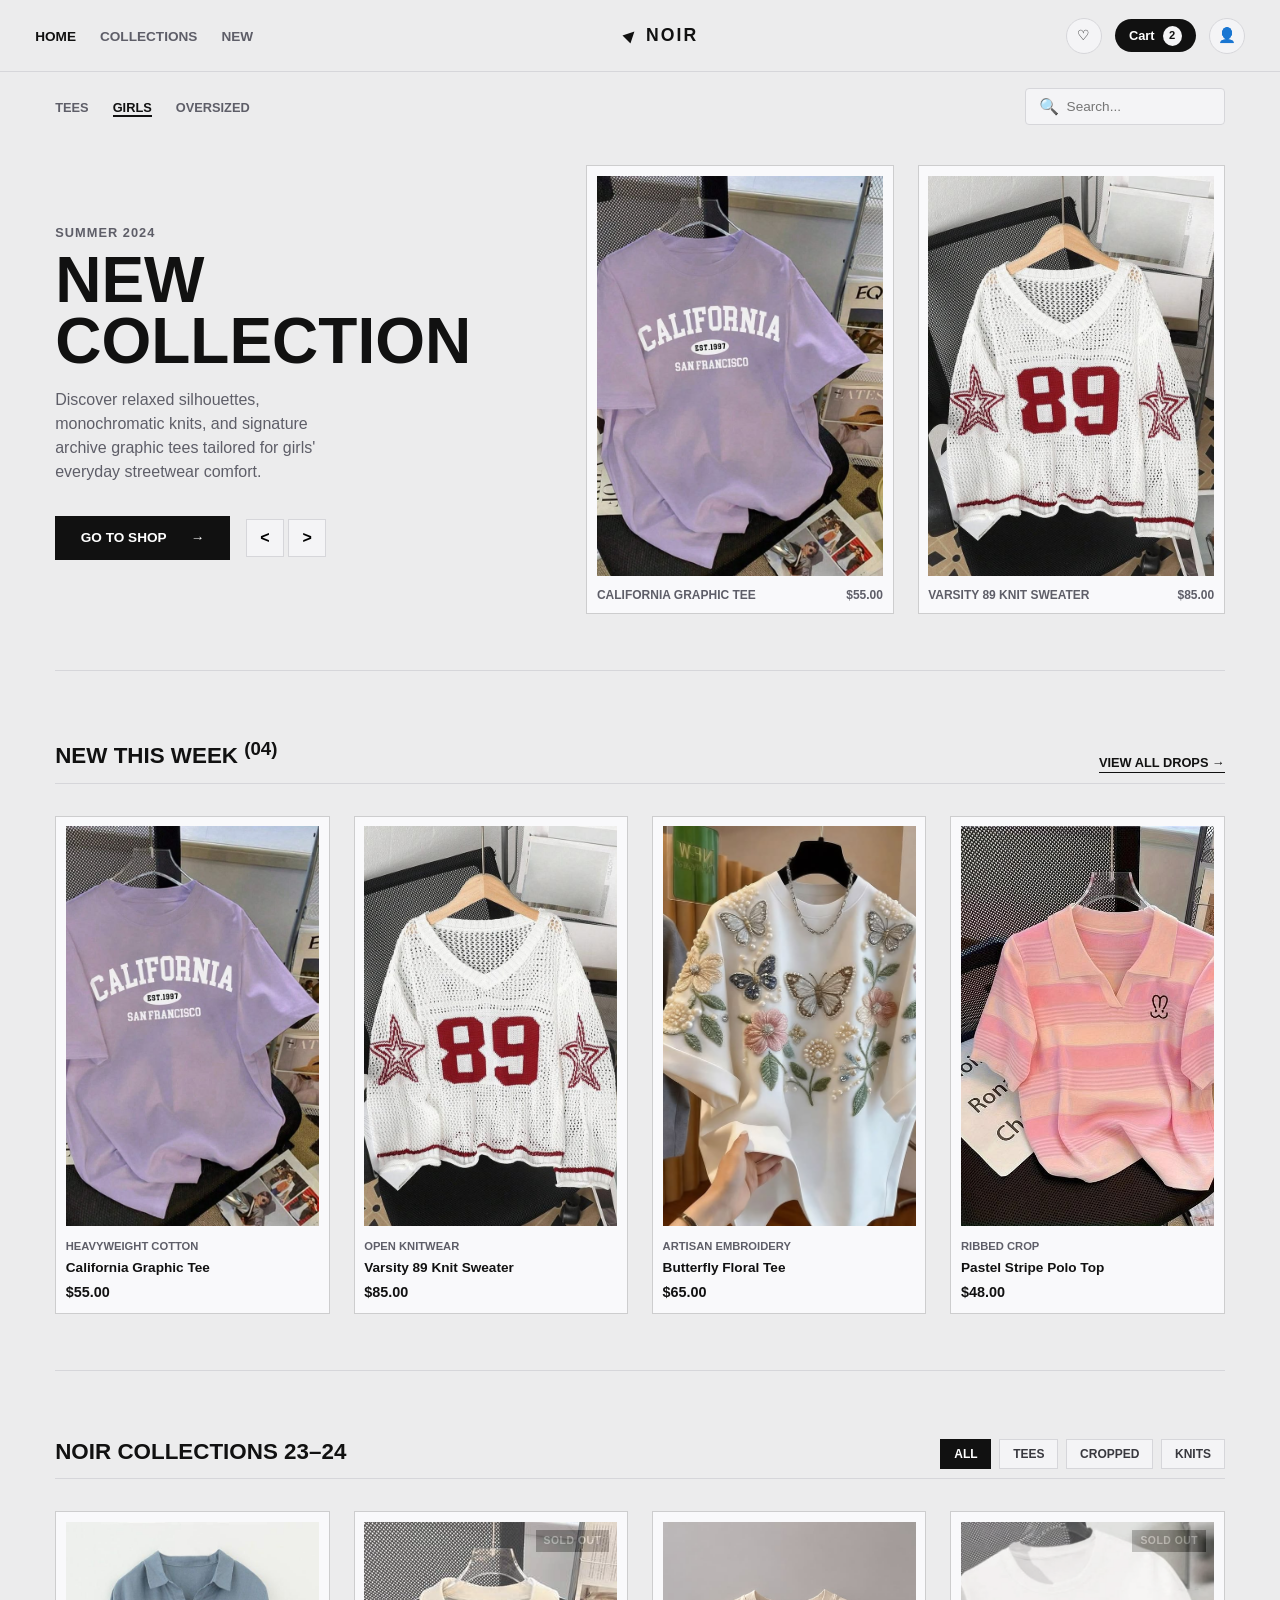
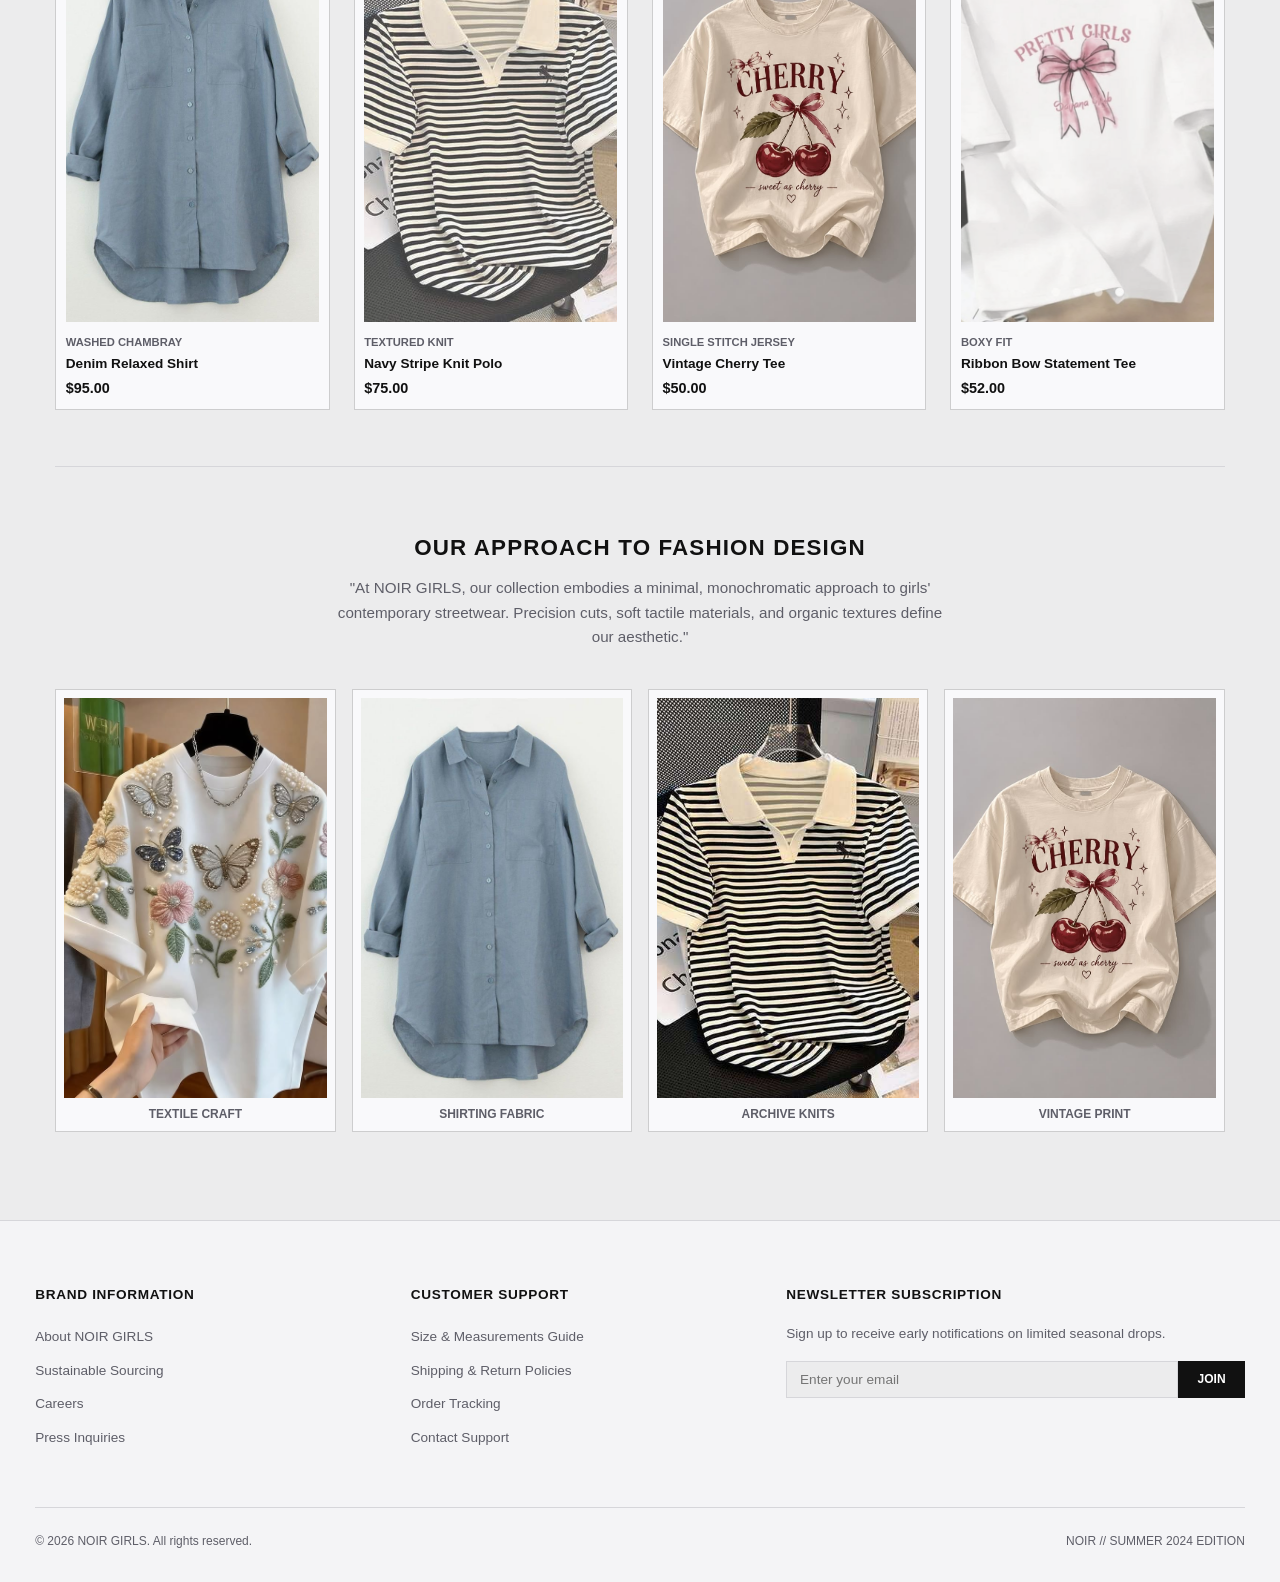
<file: index.html>
<!DOCTYPE html>
<html lang="en">
<head>
  <meta charset="UTF-8">
  <meta name="viewport" content="width=device-width, initial-scale=1.0">
  <title>NOIR GIRLS — Aesthetic Streetwear & Tees</title>
  <meta name="description" content="Shop the Summer 2024 Collection: oversized aesthetic tees, vintage knits, and cropped polos for girls.">
  <meta name="author" content="NOIR GIRLS">

  <meta property="og:title" content="NOIR GIRLS — Contemporary Streetwear">
  <meta property="og:description" content="Shop the New Collection: oversized tees, knits, and streetwear basics.">
  <meta property="og:type" content="website">
  <meta property="og:image" content="assets/images/product1.jpg">

  <link rel="icon" href="data:image/svg+xml,<svg xmlns='http://www.w3.org/2000/svg' viewBox='0 0 100 100'><rect width='100' height='100' rx='20' fill='%23111111'/><text x='50%' y='68%' font-size='56' font-weight='900' fill='%23ffffff' text-anchor='middle' font-family='sans-serif'>N</text></svg>">
  <link rel="stylesheet" href="styles.css">
</head>
<body>

  <a href="#main-content" class="skip-link">Skip to main content</a>

  <!-- Header -->
  <header class="site-header" role="banner">
    <div class="header-left">
      <button type="button" class="menu-btn" aria-label="Toggle Navigation Menu">☰</button>
      <nav class="primary-nav" aria-label="Primary Site Navigation">
        <ul>
          <li><a href="index.html" class="active" aria-current="page">Home</a></li>
          <li><a href="products.html">Collections</a></li>
          <li><a href="#new-week-heading">New</a></li>
        </ul>
      </nav>
    </div>

    <div class="brand-logo">
      <a href="index.html" aria-label="NOIR GIRLS Homepage">
        <span class="logo-mark" aria-hidden="true">▲</span>
        <span class="logo-text">NOIR</span>
      </a>
    </div>

    <nav class="user-nav" aria-label="Account and Bag">
      <ul>
        <li><a href="products.html" class="icon-circle" aria-label="Wishlist">♡</a></li>
        <li>
          <a href="checkout.html" class="cart-pill" aria-label="Shopping Cart with 2 items">
            <span>Cart</span>
            <span class="cart-badge">2</span>
          </a>
        </li>
        <li><a href="checkout.html" class="icon-circle" aria-label="User Account Profile">👤</a></li>
      </ul>
    </nav>
  </header>

  <!-- Sub Navigation Bar -->
  <div class="sub-nav-bar">
    <nav class="category-nav" aria-label="Audience and Category Navigation">
      <ul>
        <li><a href="products.html?category=tees">TEES</a></li>
        <li><a href="products.html" class="active">GIRLS</a></li>
        <li><a href="products.html?category=oversized">OVERSIZED</a></li>
      </ul>
    </nav>

    <form class="search-form" role="search" action="products.html" method="get">
      <label for="site-search" class="sr-only">Search our catalog</label>
      <span class="search-icon" aria-hidden="true">🔍</span>
      <input type="search" id="site-search" name="q" placeholder="Search..." required>
      <button type="submit" class="sr-only">Search</button>
    </form>
  </div>

  <main id="main-content" role="main">

    <!-- 1. Hero Section -->
    <section class="hero-section" id="home" aria-labelledby="hero-title">
      <div class="hero-text-block">
        <span class="season-badge">Summer 2024</span>
        <h1 id="hero-title">NEW<br>COLLECTION</h1>
        <p>Discover relaxed silhouettes, monochromatic knits, and signature archive graphic tees tailored for girls' everyday streetwear comfort.</p>
        
        <div class="hero-cta-group">
          <a href="products.html" class="btn-shop">Go To Shop <span aria-hidden="true">&rarr;</span></a>
          <div class="slider-controls" aria-label="Hero Slideshow Controls">
            <button type="button" aria-label="Previous Slide">&lt;</button>
            <button type="button" aria-label="Next Slide">&gt;</button>
          </div>
        </div>
      </div>

      <div class="hero-showcase">
        <figure class="hero-card">
          <a href="product-detail.html?img=product1.jpg&title=California%20Graphic%20Tee&price=$55.00&stock=in">
            <img src="assets/images/product1.jpg" alt="Lavender California graphic oversized t-shirt" width="300" height="400">
            <figcaption>
              <span>California Graphic Tee</span>
              <strong>$55.00</strong>
            </figcaption>
          </a>
        </figure>

        <figure class="hero-card">
          <a href="product-detail.html?img=product2.jpg&title=Varsity%2089%20Knit%20Sweater&price=$85.00&stock=in">
            <img src="assets/images/product2.jpg" alt="White knit V-neck sweater with varsity 89 print" width="300" height="400">
            <figcaption>
              <span>Varsity 89 Knit Sweater</span>
              <strong>$85.00</strong>
            </figcaption>
          </a>
        </figure>
      </div>
    </section>

    <!-- 2. New This Week Section -->
    <section class="shelf-section" id="new-week-heading" aria-labelledby="new-week-title">
      <div class="section-heading-bar">
        <h2 id="new-week-title">NEW THIS WEEK <sup>(04)</sup></h2>
        <a href="products.html" class="view-all-link">View All Drops &rarr;</a>
      </div>

      <div class="product-grid">
        <article class="product-card">
          <a href="product-detail.html?img=product1.jpg&title=California%20Graphic%20Tee&price=$55.00&stock=in">
            <div class="card-img-wrapper">
              <img src="assets/images/product1.jpg" alt="Lavender short-sleeve California graphic tee" width="300" height="400">
            </div>
            <div class="card-details">
              <span class="item-tag">Heavyweight Cotton</span>
              <h3>California Graphic Tee</h3>
              <p class="item-price">$55.00</p>
            </div>
          </a>
        </article>

        <article class="product-card">
          <a href="product-detail.html?img=product2.jpg&title=Varsity%2089%20Knit%20Sweater&price=$85.00&stock=in">
            <div class="card-img-wrapper">
              <img src="assets/images/product2.jpg" alt="White knitted sweater with 89 varsity patch" width="300" height="400">
            </div>
            <div class="card-details">
              <span class="item-tag">Open Knitwear</span>
              <h3>Varsity 89 Knit Sweater</h3>
              <p class="item-price">$85.00</p>
            </div>
          </a>
        </article>

        <article class="product-card">
          <a href="product-detail.html?img=product3.jpg&title=Butterfly%20Floral%20Tee&price=$65.00&stock=in">
            <div class="card-img-wrapper">
              <img src="assets/images/product3.jpg" alt="White crew-neck tee with embroidered butterflies" width="300" height="400">
            </div>
            <div class="card-details">
              <span class="item-tag">Artisan Embroidery</span>
              <h3>Butterfly Floral Tee</h3>
              <p class="item-price">$65.00</p>
            </div>
          </a>
        </article>

        <article class="product-card">
          <a href="product-detail.html?img=product4.jpg&title=Pastel%20Stripe%20Polo%20Top&price=$48.00&stock=in">
            <div class="card-img-wrapper">
              <img src="assets/images/product4.jpg" alt="Pink and white striped ribbed polo crop top" width="300" height="400">
            </div>
            <div class="card-details">
              <span class="item-tag">Ribbed Crop</span>
              <h3>Pastel Stripe Polo Top</h3>
              <p class="item-price">$48.00</p>
            </div>
          </a>
        </article>
      </div>
    </section>

    <!-- 3. NOIR Collections 23–24 Section -->
    <section class="shelf-section" id="collections" aria-labelledby="collections-heading">
      <div class="section-heading-bar">
        <h2 id="collections-heading">NOIR COLLECTIONS 23–24</h2>
        <div class="filter-pills" role="tablist" aria-label="Collection category tabs">
          <a href="products.html" class="pill-btn active">All</a>
          <a href="products.html?category=graphic" class="pill-btn">Tees</a>
          <a href="products.html?category=polo" class="pill-btn">Cropped</a>
          <a href="products.html?category=knits" class="pill-btn">Knits</a>
        </div>
      </div>

      <div class="product-grid">
        <article class="product-card">
          <a href="product-detail.html?img=product5.jpg&title=Denim%20Relaxed%20Shirt&price=$95.00&stock=in">
            <div class="card-img-wrapper">
              <img src="assets/images/product5.jpg" alt="Oversized long-sleeve light blue denim shirt" width="300" height="400">
            </div>
            <div class="card-details">
              <span class="item-tag">Washed Chambray</span>
              <h3>Denim Relaxed Shirt</h3>
              <p class="item-price">$95.00</p>
            </div>
          </a>
        </article>

        <article class="product-card out-of-stock">
          <a href="product-detail.html?img=product6.jpg&title=Navy%20Stripe%20Knit%20Polo&price=$75.00&stock=out">
            <div class="card-img-wrapper">
              <span class="stock-badge">Sold Out</span>
              <img src="assets/images/product6.jpg" alt="Navy striped knit polo" width="300" height="400">
            </div>
            <div class="card-details">
              <span class="item-tag">Textured Knit</span>
              <h3>Navy Stripe Knit Polo</h3>
              <p class="item-price">$75.00</p>
            </div>
          </a>
        </article>

        <article class="product-card">
          <a href="product-detail.html?img=product7.jpg&title=Vintage%20Cherry%20Tee&price=$50.00&stock=in">
            <div class="card-img-wrapper">
              <img src="assets/images/product7.jpg" alt="Cream tee with cherry typography" width="300" height="400">
            </div>
            <div class="card-details">
              <span class="item-tag">Single Stitch Jersey</span>
              <h3>Vintage Cherry Tee</h3>
              <p class="item-price">$50.00</p>
            </div>
          </a>
        </article>

        <article class="product-card out-of-stock">
          <a href="product-detail.html?img=product8.jpg&title=Ribbon%20Bow%20Statement%20Tee&price=$52.00&stock=out">
            <div class="card-img-wrapper">
              <span class="stock-badge">Sold Out</span>
              <img src="assets/images/product8.jpg" alt="White tee with centered pink ribbon bow" width="300" height="400">
            </div>
            <div class="card-details">
              <span class="item-tag">Boxy Fit</span>
              <h3>Ribbon Bow Statement Tee</h3>
              <p class="item-price">$52.00</p>
            </div>
          </a>
        </article>
      </div>
    </section>

    <!-- 4. Brand Philosophy & Moodboard -->
    <section class="approach-section" id="about" aria-labelledby="approach-heading">
      <div class="approach-content">
        <h2 id="approach-heading">OUR APPROACH TO FASHION DESIGN</h2>
        <blockquote cite="https://www.noirgirls.example/about">
          <p>"At NOIR GIRLS, our collection embodies a minimal, monochromatic approach to girls' contemporary streetwear. Precision cuts, soft tactile materials, and organic textures define our aesthetic."</p>
        </blockquote>
      </div>

      <div class="moodboard-grid">
        <figure class="moodboard-item">
          <img src="assets/images/product3.jpg" alt="Artisan floral embroidery detail" width="300" height="400">
          <figcaption>Textile Craft</figcaption>
        </figure>
        <figure class="moodboard-item">
          <img src="assets/images/product5.jpg" alt="Washed denim texture and finish" width="300" height="400">
          <figcaption>Shirting Fabric</figcaption>
        </figure>
        <figure class="moodboard-item">
          <img src="assets/images/product6.jpg" alt="Knitted stripe stitch detail" width="300" height="400">
          <figcaption>Archive Knits</figcaption>
        </figure>
        <figure class="moodboard-item">
          <img src="assets/images/product7.jpg" alt="Screenprint jersey print detail" width="300" height="400">
          <figcaption>Vintage Print</figcaption>
        </figure>
      </div>
    </section>

  </main>

  <!-- Clean Clickable Site Footer -->
  <footer class="site-footer" role="contentinfo">
    <div class="footer-layout">
      <div class="footer-col">
        <h3>BRAND INFORMATION</h3>
        <ul>
          <li><a href="#about">About NOIR GIRLS</a></li>
          <li><a href="products.html">Sustainable Sourcing</a></li>
          <li><a href="products.html">Careers</a></li>
          <li><a href="checkout.html">Press Inquiries</a></li>
        </ul>
      </div>

      <div class="footer-col">
        <h3>CUSTOMER SUPPORT</h3>
        <ul>
          <li><a href="product-detail.html">Size & Measurements Guide</a></li>
          <li><a href="checkout.html">Shipping & Return Policies</a></li>
          <li><a href="checkout.html">Order Tracking</a></li>
          <li><a href="checkout.html">Contact Support</a></li>
        </ul>
      </div>

      <div class="footer-col">
        <form class="newsletter-box" action="index.html" method="get" aria-labelledby="newsletter-title">
          <h3 id="newsletter-title">NEWSLETTER SUBSCRIPTION</h3>
          <p>Sign up to receive early notifications on limited seasonal drops.</p>
          <div class="newsletter-group">
            <label for="newsletter-email" class="sr-only">Email address</label>
            <input type="email" id="newsletter-email" name="email" placeholder="Enter your email" required>
            <button type="submit">JOIN</button>
          </div>
        </form>
      </div>
    </div>

    <div class="footer-bottom-bar">
      <p>&copy; 2026 NOIR GIRLS. All rights reserved.</p>
      <span class="footer-edition">NOIR // SUMMER 2024 EDITION</span>
    </div>
  </footer>

</body>
</html>
</file>
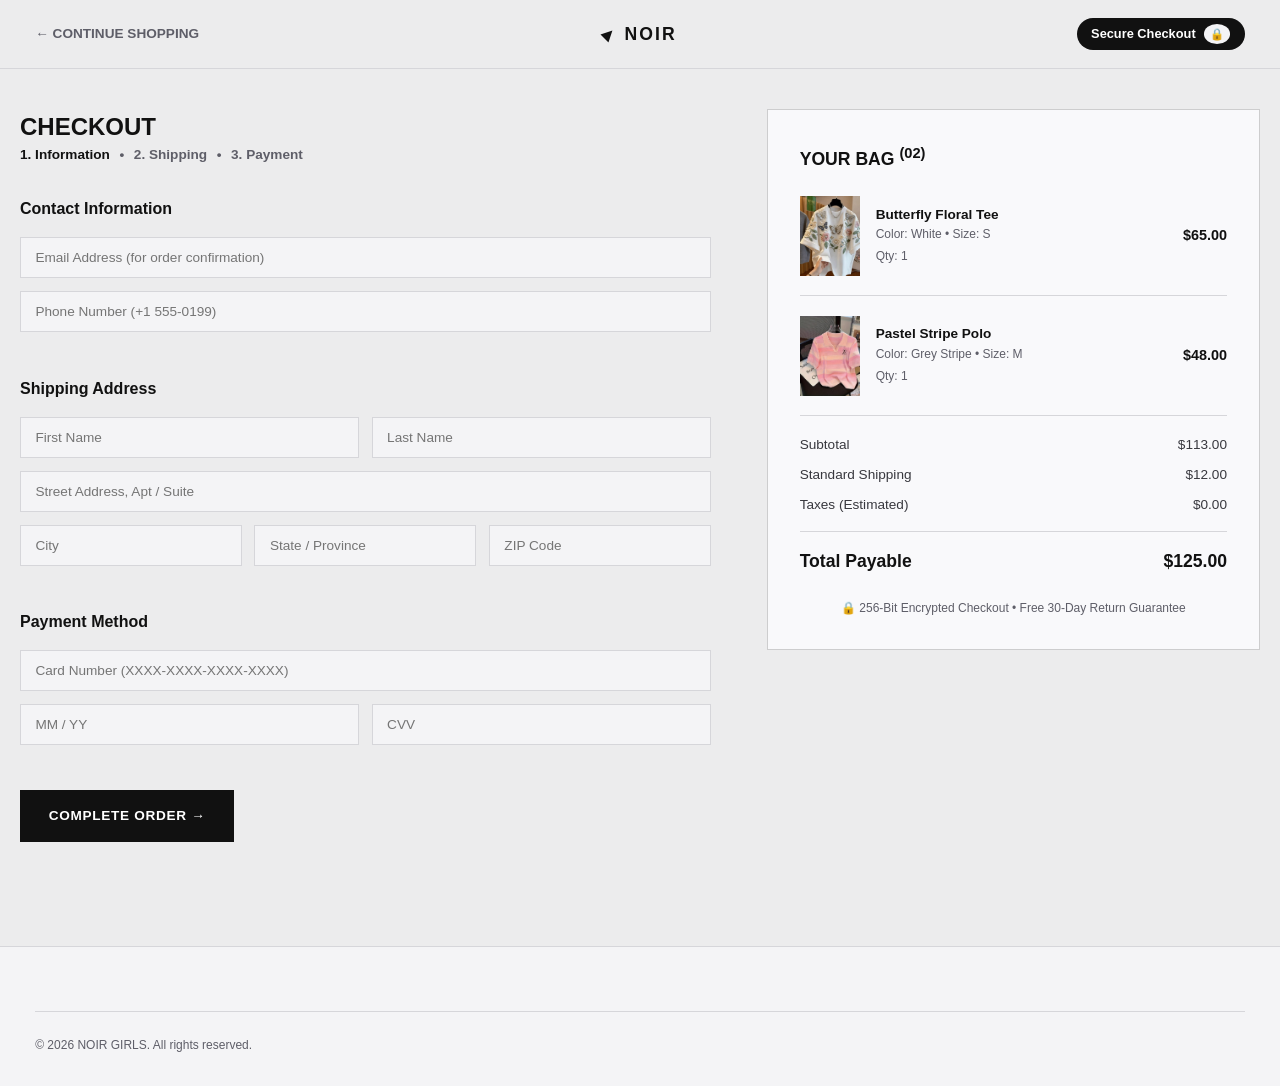
<file: checkout.html>
<!DOCTYPE html>
<html lang="en">
<head>
  <meta charset="UTF-8">
  <meta name="viewport" content="width=device-width, initial-scale=1.0">
  <title>Checkout — NOIR GIRLS</title>
  <meta name="description" content="Secure Checkout - Complete your order for NOIR GIRLS aesthetic streetwear.">
  <link rel="icon" href="data:image/svg+xml,<svg xmlns='http://www.w3.org/2000/svg' viewBox='0 0 100 100'><rect width='100' height='100' rx='20' fill='%23111111'/><text x='50%' y='68%' font-size='56' font-weight='900' fill='%23ffffff' text-anchor='middle' font-family='sans-serif'>N</text></svg>">
  <link rel="stylesheet" href="styles.css">
</head>
<body>

  <a href="#checkout-main" class="skip-link">Skip to checkout form</a>

  <!-- Header -->
  <header class="site-header" role="banner">
    <div class="header-left">
      <a href="products.html" class="back-link">&larr; Continue Shopping</a>
    </div>

    <div class="brand-logo">
      <a href="index.html" aria-label="NOIR GIRLS Homepage">
        <span class="logo-mark">▲</span>
        <span class="logo-text">NOIR</span>
      </a>
    </div>

    <div class="header-right">
      <span class="cart-pill">
        <span>Secure Checkout</span>
        <span class="cart-badge">🔒</span>
      </span>
    </div>
  </header>

  <main class="checkout-layout" id="checkout-main">
    <section class="checkout-form-container" aria-labelledby="checkout-title">
      <h1 id="checkout-title">CHECKOUT</h1>

      <nav class="checkout-steps" aria-label="Checkout steps">
        <span class="step active">1. Information</span>
        <span class="step-divider">&bull;</span>
        <span class="step">2. Shipping</span>
        <span class="step-divider">&bull;</span>
        <span class="step">3. Payment</span>
      </nav>

      <form class="checkout-form" action="index.html" method="get">
        <fieldset class="form-fieldset">
          <legend class="form-legend">Contact Information</legend>
          <div class="input-row">
            <label for="email" class="sr-only">Email Address</label>
            <input type="email" id="email" name="email" placeholder="Email Address (for order confirmation)" required>
          </div>
          <div class="input-row">
            <label for="phone" class="sr-only">Phone Number</label>
            <input type="tel" id="phone" name="phone" placeholder="Phone Number (+1 555-0199)" required>
          </div>
        </fieldset>

        <fieldset class="form-fieldset">
          <legend class="form-legend">Shipping Address</legend>
          <div class="input-grid-2">
            <div>
              <label for="first-name" class="sr-only">First Name</label>
              <input type="text" id="first-name" name="first_name" placeholder="First Name" required>
            </div>
            <div>
              <label for="last-name" class="sr-only">Last Name</label>
              <input type="text" id="last-name" name="last_name" placeholder="Last Name" required>
            </div>
          </div>
          <div class="input-row">
            <label for="address" class="sr-only">Street Address</label>
            <input type="text" id="address" name="address" placeholder="Street Address, Apt / Suite" required>
          </div>
          <div class="input-grid-3">
            <div>
              <label for="city" class="sr-only">City</label>
              <input type="text" id="city" name="city" placeholder="City" required>
            </div>
            <div>
              <label for="state" class="sr-only">State</label>
              <input type="text" id="state" name="state" placeholder="State / Province" required>
            </div>
            <div>
              <label for="zip" class="sr-only">Postal Code</label>
              <input type="text" id="zip" name="zip" placeholder="ZIP Code" required>
            </div>
          </div>
        </fieldset>

        <fieldset class="form-fieldset">
          <legend class="form-legend">Payment Method</legend>
          <div class="input-row">
            <label for="card-num" class="sr-only">Card Number</label>
            <input type="text" id="card-num" name="card_num" placeholder="Card Number (XXXX-XXXX-XXXX-XXXX)" required>
          </div>
          <div class="input-grid-2">
            <div>
              <label for="exp" class="sr-only">Expiry Date</label>
              <input type="text" id="exp" name="exp" placeholder="MM / YY" required>
            </div>
            <div>
              <label for="cvv" class="sr-only">CVV</label>
              <input type="text" id="cvv" name="cvv" placeholder="CVV" required>
            </div>
          </div>
        </fieldset>

        <button type="submit" class="btn-primary-large">Complete Order &rarr;</button>
      </form>
    </section>

    <!-- Mini Cart Order Summary -->
    <aside class="checkout-mini-summary" aria-labelledby="order-summary-title">
      <h2 id="order-summary-title">YOUR BAG <sup>(02)</sup></h2>
      
      <article class="mini-product-row">
        <img src="assets/images/product3.jpg" alt="Butterfly Floral Tee" width="60" height="80">
        <div class="mini-details">
          <h3>Butterfly Floral Tee</h3>
          <p class="mini-meta">Color: White &bull; Size: S</p>
          <span class="mini-qty">Qty: 1</span>
        </div>
        <strong class="mini-price">$65.00</strong>
      </article>

      <article class="mini-product-row">
        <img src="assets/images/product4.jpg" alt="Pastel Stripe Polo" width="60" height="80">
        <div class="mini-details">
          <h3>Pastel Stripe Polo</h3>
          <p class="mini-meta">Color: Grey Stripe &bull; Size: M</p>
          <span class="mini-qty">Qty: 1</span>
        </div>
        <strong class="mini-price">$48.00</strong>
      </article>

      <div class="summary-breakdown">
        <div class="summary-line"><span>Subtotal</span><span>$113.00</span></div>
        <div class="summary-line"><span>Standard Shipping</span><span>$12.00</span></div>
        <div class="summary-line"><span>Taxes (Estimated)</span><span>$0.00</span></div>
        <div class="summary-line total"><span>Total Payable</span><span>$125.00</span></div>
      </div>

      <div class="checkout-trust-note">
        <p>🔒 256-Bit Encrypted Checkout &bull; Free 30-Day Return Guarantee</p>
      </div>
    </aside>
  </main>

  <footer class="site-footer">
    <div class="footer-bottom-bar"><p>&copy; 2026 NOIR GIRLS. All rights reserved.</p></div>
  </footer>

</body>
</html>
</file>
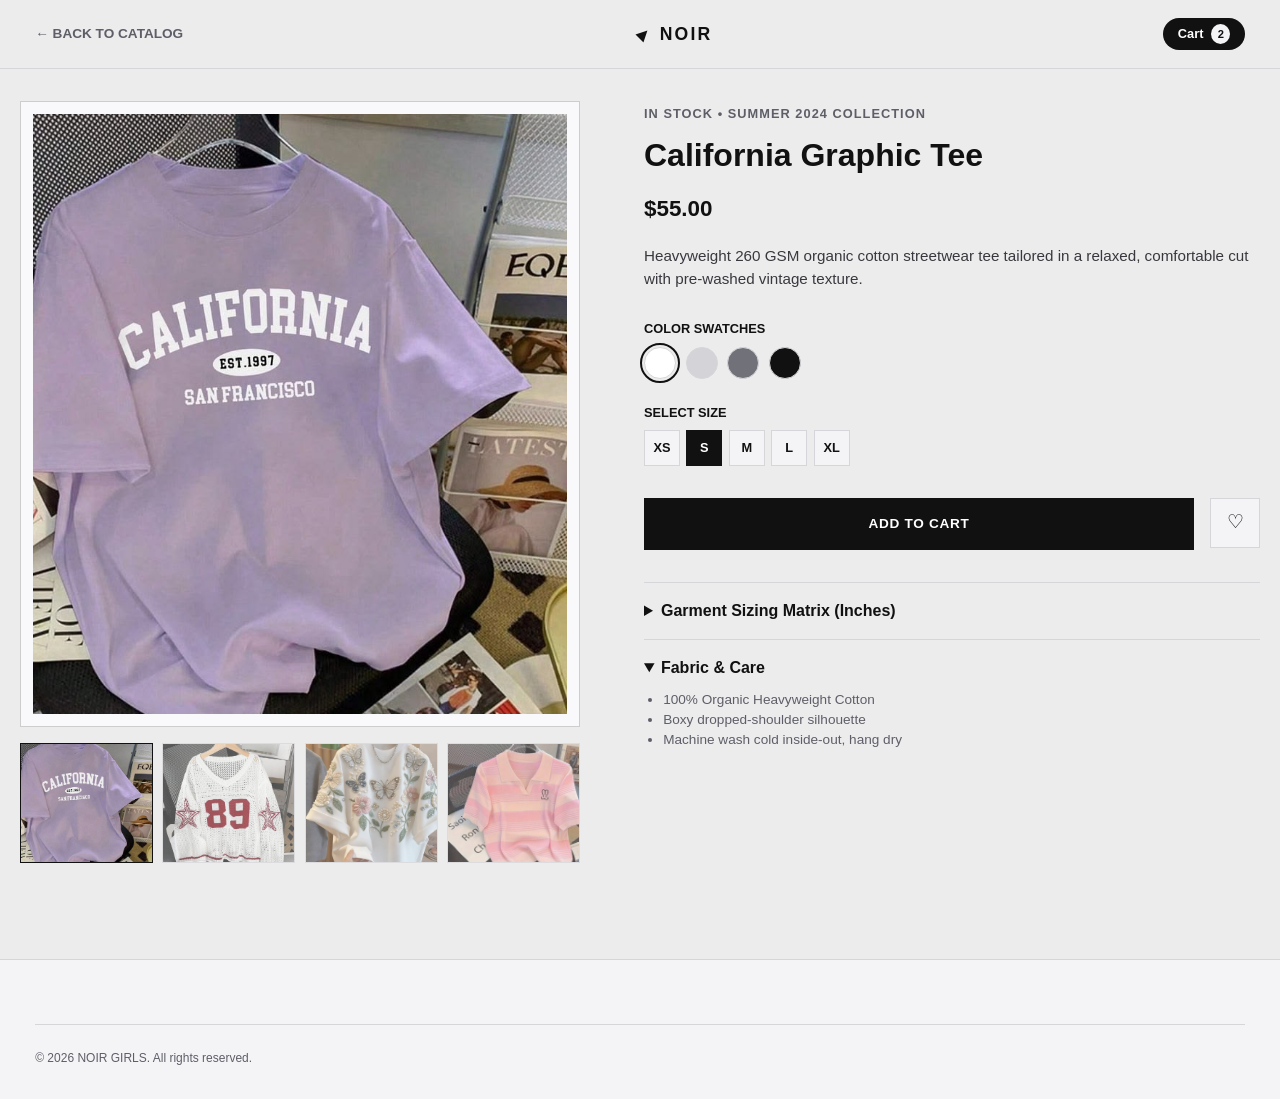
<file: product-detail.html>
<!DOCTYPE html>
<html lang="en">
<head>
  <meta charset="UTF-8">
  <meta name="viewport" content="width=device-width, initial-scale=1.0">
  <title>Product Details — NOIR GIRLS</title>
  <meta name="description" content="View garment specifications, fabric details, sizing, and color swatches.">
  <link rel="icon" href="data:image/svg+xml,<svg xmlns='http://www.w3.org/2000/svg' viewBox='0 0 100 100'><rect width='100' height='100' rx='20' fill='%23111111'/><text x='50%' y='68%' font-size='56' font-weight='900' fill='%23ffffff' text-anchor='middle' font-family='sans-serif'>N</text></svg>">
  <link rel="stylesheet" href="styles.css">
</head>
<body>

  <a href="#pdp-main" class="skip-link">Skip to product information</a>

  <!-- Header -->
  <header class="site-header" role="banner">
    <div class="header-left">
      <a href="products.html" class="back-link">&larr; Back to Catalog</a>
    </div>
    <div class="brand-logo">
      <a href="index.html" aria-label="NOIR GIRLS Homepage">
        <span class="logo-mark">▲</span>
        <span class="logo-text">NOIR</span>
      </a>
    </div>
    <div class="header-right">
      <a href="checkout.html" class="cart-pill" aria-label="Cart"><span>Cart</span><span class="cart-badge">2</span></a>
    </div>
  </header>

  <main class="pdp-layout" id="pdp-main">
    <!-- Gallery -->
    <div class="pdp-gallery">
      <div class="pdp-main-image">
        <img id="pdp-main-img" src="assets/images/product1.jpg" alt="Selected Product Detail View" width="500" height="600">
      </div>
      <div class="pdp-thumbnails">
        <img src="assets/images/product1.jpg" class="active" alt="Thumbnail 1" width="100" height="120" onclick="changeThumb(this)">
        <img src="assets/images/product2.jpg" alt="Thumbnail 2" width="100" height="120" onclick="changeThumb(this)">
        <img src="assets/images/product3.jpg" alt="Thumbnail 3" width="100" height="120" onclick="changeThumb(this)">
        <img src="assets/images/product4.jpg" alt="Thumbnail 4" width="100" height="120" onclick="changeThumb(this)">
      </div>
    </div>

    <!-- Product Details -->
    <div class="pdp-details">
      <span class="season-badge" id="pdp-stock-badge">In Stock &bull; Summer 2024 Collection</span>
      <h1 id="pdp-title">California Graphic Tee</h1>
      <p class="pdp-price" id="pdp-price">$55.00</p>
      <p class="pdp-desc">Heavyweight 260 GSM organic cotton streetwear tee tailored in a relaxed, comfortable cut with pre-washed vintage texture.</p>

      <!-- Color Swatches -->
      <div class="option-block">
        <label class="option-label">Color Swatches</label>
        <div class="swatch-row">
          <button type="button" class="color-swatch active" style="background: #ffffff;" aria-label="Pure White" onclick="selectSwatch(this)"></button>
          <button type="button" class="color-swatch" style="background: #d4d4d8;" aria-label="Light Heather Grey" onclick="selectSwatch(this)"></button>
          <button type="button" class="color-swatch" style="background: #71717a;" aria-label="Charcoal Slate" onclick="selectSwatch(this)"></button>
          <button type="button" class="color-swatch" style="background: #111111;" aria-label="Jet Black" onclick="selectSwatch(this)"></button>
        </div>
      </div>

      <!-- Size Selector -->
      <div class="option-block">
        <label class="option-label">Select Size</label>
        <div class="size-boxes">
          <button type="button" class="size-btn" onclick="selectSize(this)">XS</button>
          <button type="button" class="size-btn active" onclick="selectSize(this)">S</button>
          <button type="button" class="size-btn" onclick="selectSize(this)">M</button>
          <button type="button" class="size-btn" onclick="selectSize(this)">L</button>
          <button type="button" class="size-btn" onclick="selectSize(this)">XL</button>
        </div>
      </div>

      <!-- CTA -->
      <div class="pdp-cta-row">
        <a href="checkout.html" id="pdp-buy-btn" class="btn-primary-large">Add to Cart</a>
        <button type="button" class="btn-wishlist-square" aria-label="Add to Wishlist" onclick="this.classList.toggle('favorited')">♡</button>
      </div>

      <!-- Sizing Guide Table in Accordion (Satisfies HTML <table> Topic) -->
      <div class="pdp-specs">
        <details>
          <summary>Garment Sizing Matrix (Inches)</summary>
          <div class="mini-table-container">
            <table class="mini-size-table">
              <caption>Unisex Streetwear Dimensions</caption>
              <thead>
                <tr>
                  <th scope="col">Size</th>
                  <th scope="col">Bust/Chest</th>
                  <th scope="col">Body Length</th>
                  <th scope="col">Shoulder</th>
                </tr>
              </thead>
              <tbody>
                <tr>
                  <th scope="row">XS</th>
                  <td>34 - 36"</td>
                  <td>22.5"</td>
                  <td>16.5"</td>
                </tr>
                <tr>
                  <th scope="row">S</th>
                  <td>37 - 39"</td>
                  <td>24.0"</td>
                  <td>17.5"</td>
                </tr>
                <tr>
                  <th scope="row">M</th>
                  <td>40 - 42"</td>
                  <td>25.5"</td>
                  <td>18.5"</td>
                </tr>
                <tr>
                  <th scope="row">L</th>
                  <td>43 - 45"</td>
                  <td>27.0"</td>
                  <td>19.5"</td>
                </tr>
              </tbody>
            </table>
          </div>
        </details>

        <details open>
          <summary>Fabric & Care</summary>
          <ul>
            <li>100% Organic Heavyweight Cotton</li>
            <li>Boxy dropped-shoulder silhouette</li>
            <li>Machine wash cold inside-out, hang dry</li>
          </ul>
        </details>
      </div>
    </div>
  </main>

  <footer class="site-footer">
    <div class="footer-bottom-bar"><p>&copy; 2026 NOIR GIRLS. All rights reserved.</p></div>
  </footer>

  <script>
    const params = new URLSearchParams(window.location.search);
    const imgParam = params.get('img');
    const titleParam = params.get('title');
    const priceParam = params.get('price');
    const stockParam = params.get('stock');

    if (imgParam) {
      document.getElementById('pdp-main-img').src = 'assets/images/' + imgParam;
    }
    if (titleParam) {
      document.getElementById('pdp-title').textContent = decodeURIComponent(titleParam);
      document.title = decodeURIComponent(titleParam) + " — NOIR GIRLS";
    }
    if (priceParam) {
      document.getElementById('pdp-price').textContent = decodeURIComponent(priceParam);
    }
    if (stockParam === 'out') {
      const buyBtn = document.getElementById('pdp-buy-btn');
      buyBtn.textContent = 'Out of Stock';
      buyBtn.classList.add('disabled');
      buyBtn.removeAttribute('href');
      document.getElementById('pdp-stock-badge').textContent = 'Currently Sold Out';
      document.getElementById('pdp-stock-badge').style.color = '#ef4444';
    }

    function changeThumb(el) {
      document.getElementById('pdp-main-img').src = el.src;
      document.querySelectorAll('.pdp-thumbnails img').forEach(img => img.classList.remove('active'));
      el.classList.add('active');
    }

    function selectSize(btn) {
      document.querySelectorAll('.size-boxes .size-btn').forEach(b => b.classList.remove('active'));
      btn.classList.add('active');
    }

    function selectSwatch(swatch) {
      document.querySelectorAll('.swatch-row .color-swatch').forEach(s => s.classList.remove('active'));
      swatch.classList.add('active');
    }
  </script>

</body>
</html>
</file>
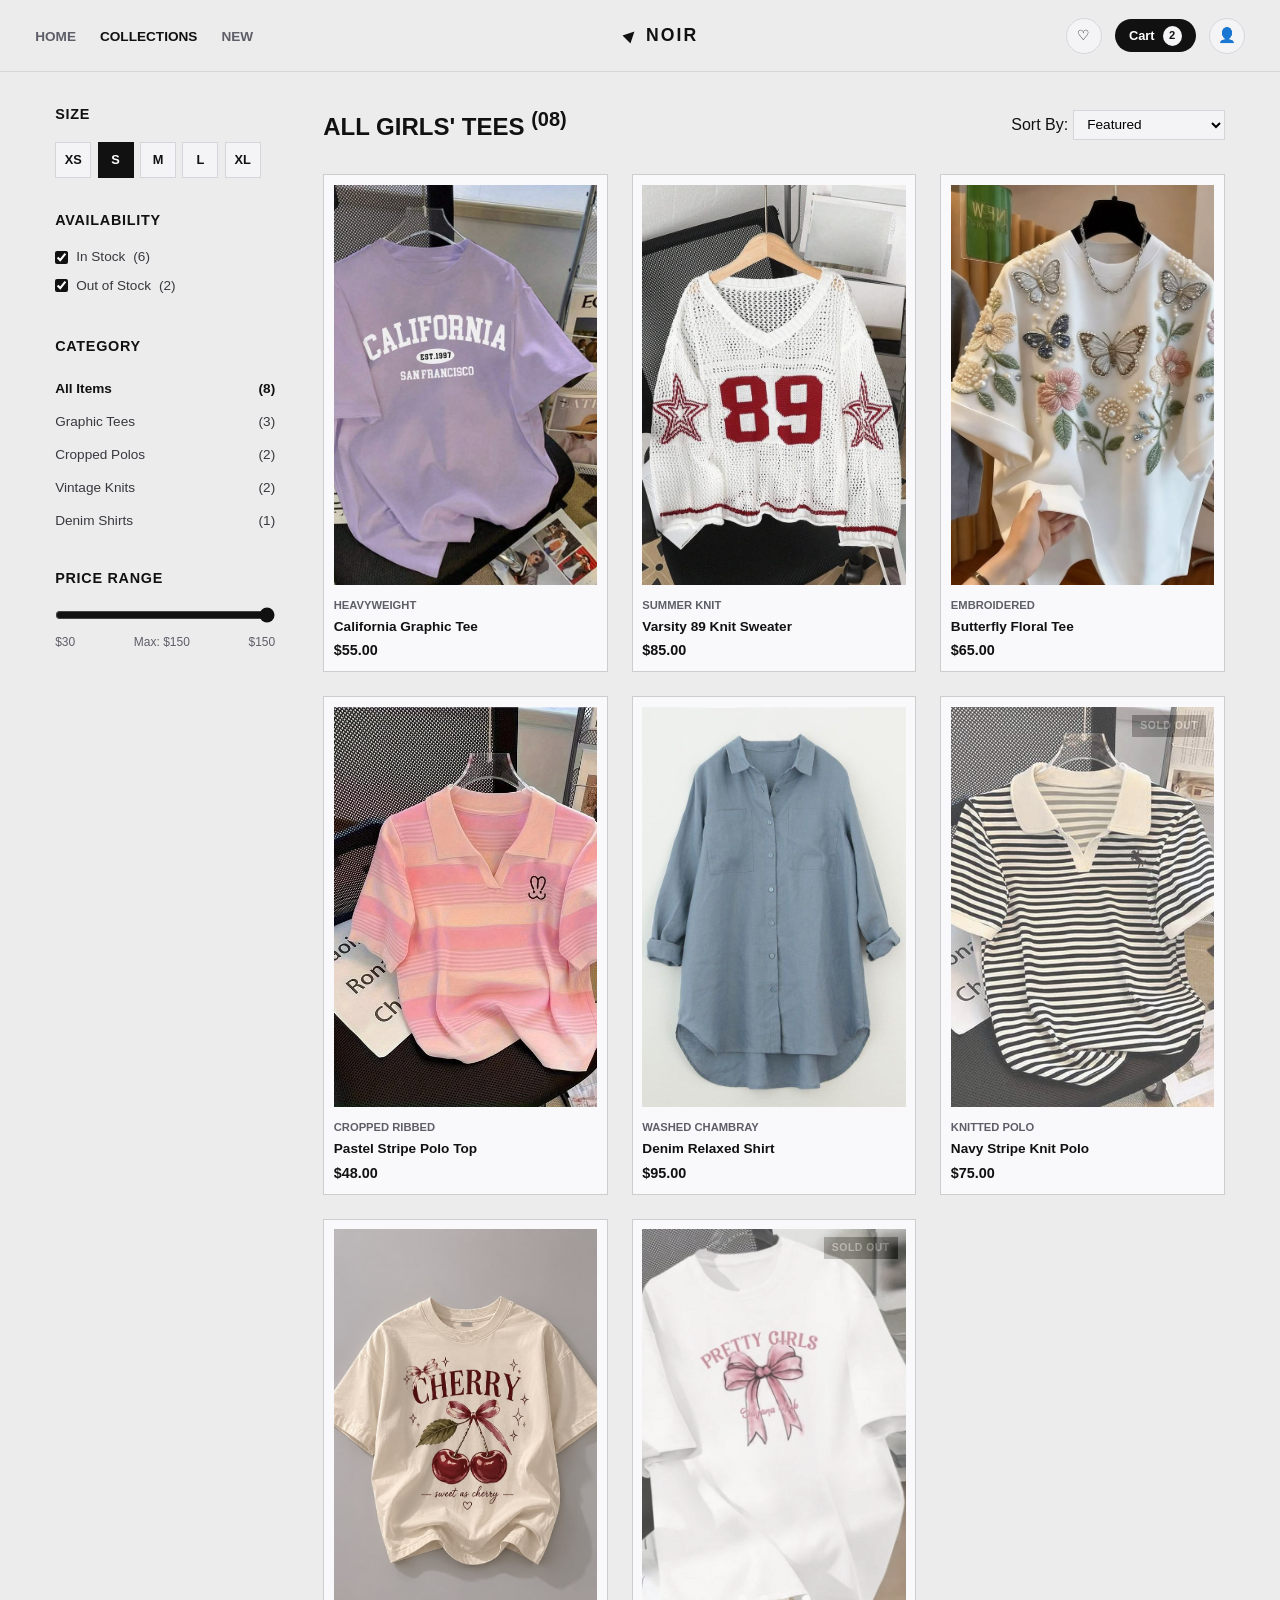
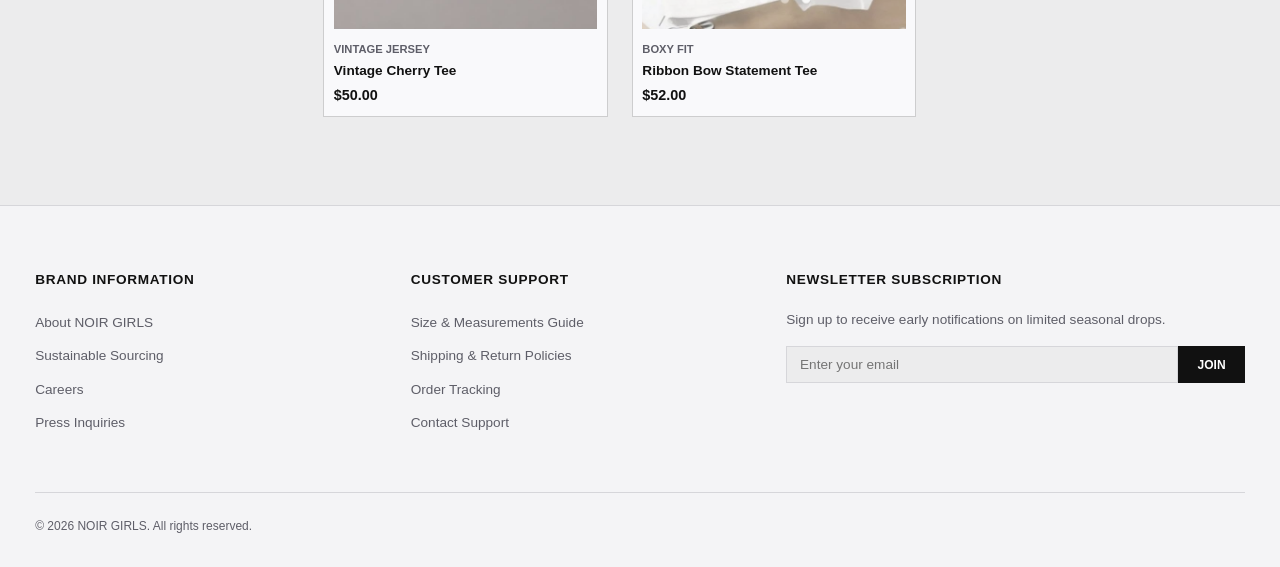
<file: products.html>
<!DOCTYPE html>
<html lang="en">
<head>
  <meta charset="UTF-8">
  <meta name="viewport" content="width=device-width, initial-scale=1.0">
  <title>Catalog — NOIR GIRLS</title>
  <meta name="description" content="Explore girls aesthetic oversized streetwear and graphic tees.">
  <link rel="icon" href="data:image/svg+xml,<svg xmlns='http://www.w3.org/2000/svg' viewBox='0 0 100 100'><rect width='100' height='100' rx='20' fill='%23111111'/><text x='50%' y='68%' font-size='56' font-weight='900' fill='%23ffffff' text-anchor='middle' font-family='sans-serif'>N</text></svg>">
  <link rel="stylesheet" href="styles.css">
</head>
<body>

  <a href="#catalog-main" class="skip-link">Skip to catalog products</a>

  <!-- Header -->
  <header class="site-header" role="banner">
    <div class="header-left">
      <button type="button" class="menu-btn" aria-label="Toggle Menu">☰</button>
      <nav class="primary-nav" aria-label="Primary Navigation">
        <ul>
          <li><a href="index.html">Home</a></li>
          <li><a href="products.html" class="active" aria-current="page">Collections</a></li>
          <li><a href="index.html#new-week-heading">New</a></li>
        </ul>
      </nav>
    </div>
    <div class="brand-logo">
      <a href="index.html" aria-label="NOIR GIRLS Homepage">
        <span class="logo-mark">▲</span>
        <span class="logo-text">NOIR</span>
      </a>
    </div>
    <div class="header-right">
      <a href="products.html" class="icon-circle" aria-label="Wishlist">♡</a>
      <a href="checkout.html" class="cart-pill" aria-label="Cart"><span>Cart</span><span class="cart-badge">2</span></a>
      <a href="checkout.html" class="icon-circle" aria-label="Account">👤</a>
    </div>
  </header>

  <main class="catalog-layout" id="catalog-main">
    <!-- Active Responsive Sidebar Filters -->
    <aside class="filters-sidebar" aria-labelledby="filter-title">
      <h2 id="filter-title" class="sr-only">Catalog Filter Controls</h2>
      
      <!-- Size Filter -->
      <div class="filter-group">
        <h3>SIZE</h3>
        <div class="size-boxes">
          <button type="button" class="size-btn" onclick="filterBySize('XS', this)">XS</button>
          <button type="button" class="size-btn active" onclick="filterBySize('all', this)">S</button>
          <button type="button" class="size-btn" onclick="filterBySize('M', this)">M</button>
          <button type="button" class="size-btn" onclick="filterBySize('L', this)">L</button>
          <button type="button" class="size-btn" onclick="filterBySize('XL', this)">XL</button>
        </div>
      </div>

      <!-- Availability Filter -->
      <div class="filter-group">
        <h3>AVAILABILITY</h3>
        <label class="checkbox-row">
          <input type="checkbox" id="chk-instock" checked onchange="applyFilters()"> 
          In Stock <span id="count-instock">(6)</span>
        </label>
        <label class="checkbox-row">
          <input type="checkbox" id="chk-outstock" checked onchange="applyFilters()"> 
          Out of Stock <span id="count-outstock">(2)</span>
        </label>
      </div>

      <!-- Category Filter -->
      <div class="filter-group">
        <h3>CATEGORY</h3>
        <ul class="filter-links">
          <li><button type="button" class="link-btn active" onclick="filterByCategory('all', this)">All Items <span>(8)</span></button></li>
          <li><button type="button" class="link-btn" onclick="filterByCategory('graphic', this)">Graphic Tees <span>(3)</span></button></li>
          <li><button type="button" class="link-btn" onclick="filterByCategory('polo', this)">Cropped Polos <span>(2)</span></button></li>
          <li><button type="button" class="link-btn" onclick="filterByCategory('knits', this)">Vintage Knits <span>(2)</span></button></li>
          <li><button type="button" class="link-btn" onclick="filterByCategory('denim', this)">Denim Shirts <span>(1)</span></button></li>
        </ul>
      </div>

      <!-- Price Slider Filter -->
      <div class="filter-group">
        <h3>PRICE RANGE</h3>
        <label for="price-range" class="sr-only">Maximum price filter</label>
        <input type="range" id="price-range" min="30" max="150" value="150" class="range-slider" oninput="filterByPrice(this.value)">
        <div class="price-limits">
          <span>$30</span>
          <span id="price-indicator">Max: $150</span>
          <span>$150</span>
        </div>
      </div>
    </aside>

    <!-- Catalog Content Grid -->
    <section class="catalog-content" aria-labelledby="catalog-title">
      <div class="catalog-header-bar">
        <h1 id="catalog-title">ALL GIRLS' TEES <sup id="total-visible-count">(08)</sup></h1>
        <div class="sort-selector">
          <label for="sort-select">Sort By:</label>
          <select id="sort-select" onchange="sortProducts(this.value)">
            <option value="default">Featured</option>
            <option value="low-high">Price: Low to High</option>
            <option value="high-low">Price: High to Low</option>
          </select>
        </div>
      </div>

      <div class="product-grid-3" id="catalog-grid">
        
        <!-- Product 1 -->
        <article class="product-card" data-category="graphic" data-price="55" data-stock="in">
          <a href="product-detail.html?img=product1.jpg&title=California%20Graphic%20Tee&price=$55.00&stock=in">
            <div class="card-img-wrapper">
              <img src="assets/images/product1.jpg" alt="California Graphic Tee" width="300" height="400">
            </div>
            <div class="card-details">
              <span class="item-tag">Heavyweight</span>
              <h3>California Graphic Tee</h3>
              <p class="item-price">$55.00</p>
            </div>
          </a>
        </article>

        <!-- Product 2 -->
        <article class="product-card" data-category="knits" data-price="85" data-stock="in">
          <a href="product-detail.html?img=product2.jpg&title=Varsity%2089%20Knit%20Sweater&price=$85.00&stock=in">
            <div class="card-img-wrapper">
              <img src="assets/images/product2.jpg" alt="Varsity 89 Knit Sweater" width="300" height="400">
            </div>
            <div class="card-details">
              <span class="item-tag">Summer Knit</span>
              <h3>Varsity 89 Knit Sweater</h3>
              <p class="item-price">$85.00</p>
            </div>
          </a>
        </article>

        <!-- Product 3 -->
        <article class="product-card" data-category="graphic" data-price="65" data-stock="in">
          <a href="product-detail.html?img=product3.jpg&title=Butterfly%20Floral%20Tee&price=$65.00&stock=in">
            <div class="card-img-wrapper">
              <img src="assets/images/product3.jpg" alt="Butterfly Floral Tee" width="300" height="400">
            </div>
            <div class="card-details">
              <span class="item-tag">Embroidered</span>
              <h3>Butterfly Floral Tee</h3>
              <p class="item-price">$65.00</p>
            </div>
          </a>
        </article>

        <!-- Product 4 -->
        <article class="product-card" data-category="polo" data-price="48" data-stock="in">
          <a href="product-detail.html?img=product4.jpg&title=Pastel%20Stripe%20Polo%20Top&price=$48.00&stock=in">
            <div class="card-img-wrapper">
              <img src="assets/images/product4.jpg" alt="Pastel Stripe Polo" width="300" height="400">
            </div>
            <div class="card-details">
              <span class="item-tag">Cropped Ribbed</span>
              <h3>Pastel Stripe Polo Top</h3>
              <p class="item-price">$48.00</p>
            </div>
          </a>
        </article>

        <!-- Product 5 -->
        <article class="product-card" data-category="denim" data-price="95" data-stock="in">
          <a href="product-detail.html?img=product5.jpg&title=Denim%20Relaxed%20Shirt&price=$95.00&stock=in">
            <div class="card-img-wrapper">
              <img src="assets/images/product5.jpg" alt="Denim Relaxed Shirt" width="300" height="400">
            </div>
            <div class="card-details">
              <span class="item-tag">Washed Chambray</span>
              <h3>Denim Relaxed Shirt</h3>
              <p class="item-price">$95.00</p>
            </div>
          </a>
        </article>

        <!-- Product 6 (Out of Stock) -->
        <article class="product-card out-of-stock" data-category="knits" data-price="75" data-stock="out">
          <a href="product-detail.html?img=product6.jpg&title=Navy%20Stripe%20Knit%20Polo&price=$75.00&stock=out">
            <div class="card-img-wrapper">
              <span class="stock-badge">Sold Out</span>
              <img src="assets/images/product6.jpg" alt="Navy Stripe Knit Polo" width="300" height="400">
            </div>
            <div class="card-details">
              <span class="item-tag">Knitted Polo</span>
              <h3>Navy Stripe Knit Polo</h3>
              <p class="item-price">$75.00</p>
            </div>
          </a>
        </article>

        <!-- Product 7 -->
        <article class="product-card" data-category="graphic" data-price="50" data-stock="in">
          <a href="product-detail.html?img=product7.jpg&title=Vintage%20Cherry%20Tee&price=$50.00&stock=in">
            <div class="card-img-wrapper">
              <img src="assets/images/product7.jpg" alt="Vintage Cherry Tee" width="300" height="400">
            </div>
            <div class="card-details">
              <span class="item-tag">Vintage Jersey</span>
              <h3>Vintage Cherry Tee</h3>
              <p class="item-price">$50.00</p>
            </div>
          </a>
        </article>

        <!-- Product 8 (Out of Stock) -->
        <article class="product-card out-of-stock" data-category="polo" data-price="52" data-stock="out">
          <a href="product-detail.html?img=product8.jpg&title=Ribbon%20Bow%20Statement%20Tee&price=$52.00&stock=out">
            <div class="card-img-wrapper">
              <span class="stock-badge">Sold Out</span>
              <img src="assets/images/product8.jpg" alt="Ribbon Bow Statement Tee" width="300" height="400">
            </div>
            <div class="card-details">
              <span class="item-tag">Boxy Fit</span>
              <h3>Ribbon Bow Statement Tee</h3>
              <p class="item-price">$52.00</p>
            </div>
          </a>
        </article>

      </div>
    </section>
  </main>

  <footer class="site-footer" role="contentinfo">
    <div class="footer-layout">
      <div class="footer-col">
        <h3>BRAND INFORMATION</h3>
        <ul>
          <li><a href="index.html#about">About NOIR GIRLS</a></li>
          <li><a href="products.html">Sustainable Sourcing</a></li>
          <li><a href="products.html">Careers</a></li>
          <li><a href="checkout.html">Press Inquiries</a></li>
        </ul>
      </div>

      <div class="footer-col">
        <h3>CUSTOMER SUPPORT</h3>
        <ul>
          <li><a href="product-detail.html">Size & Measurements Guide</a></li>
          <li><a href="checkout.html">Shipping & Return Policies</a></li>
          <li><a href="checkout.html">Order Tracking</a></li>
          <li><a href="checkout.html">Contact Support</a></li>
        </ul>
      </div>

      <div class="footer-col">
        <form class="newsletter-box" action="index.html" method="get">
          <h3>NEWSLETTER SUBSCRIPTION</h3>
          <p>Sign up to receive early notifications on limited seasonal drops.</p>
          <div class="newsletter-group">
            <input type="email" placeholder="Enter your email" required>
            <button type="submit">JOIN</button>
          </div>
        </form>
      </div>
    </div>
    <div class="footer-bottom-bar">
      <p>&copy; 2026 NOIR GIRLS. All rights reserved.</p>
    </div>
  </footer>

  <!-- Real Interactive Filtering Script -->
  <script>
    let activeCategory = 'all';
    let maxPrice = 150;

    function applyFilters() {
      const showInStock = document.getElementById('chk-instock').checked;
      const showOutStock = document.getElementById('chk-outstock').checked;
      const cards = document.querySelectorAll('#catalog-grid .product-card');
      let visibleCount = 0;

      cards.forEach(card => {
        const cat = card.getAttribute('data-category');
        const price = parseFloat(card.getAttribute('data-price'));
        const stock = card.getAttribute('data-stock');

        const matchesCat = (activeCategory === 'all' || cat === activeCategory);
        const matchesPrice = (price <= maxPrice);
        const matchesStock = (stock === 'in' && showInStock) || (stock === 'out' && showOutStock);

        if (matchesCat && matchesPrice && matchesStock) {
          card.style.display = 'flex';
          visibleCount++;
        } else {
          card.style.display = 'none';
        }
      });

      document.getElementById('total-visible-count').textContent = `(0${visibleCount})`;
    }

    function filterByCategory(cat, btn) {
      activeCategory = cat;
      document.querySelectorAll('.filter-links .link-btn').forEach(b => b.classList.remove('active'));
      btn.classList.add('active');
      applyFilters();
    }

    function filterByPrice(val) {
      maxPrice = parseFloat(val);
      document.getElementById('price-indicator').textContent = 'Max: $' + val;
      applyFilters();
    }

    function filterBySize(size, btn) {
      document.querySelectorAll('.size-boxes .size-btn').forEach(b => b.classList.remove('active'));
      btn.classList.add('active');
    }

    function sortProducts(criteria) {
      const grid = document.getElementById('catalog-grid');
      const cards = Array.from(grid.children);

      if (criteria === 'low-high') {
        cards.sort((a, b) => parseFloat(a.dataset.price) - parseFloat(b.dataset.price));
      } else if (criteria === 'high-low') {
        cards.sort((a, b) => parseFloat(b.dataset.price) - parseFloat(a.dataset.price));
      }

      cards.forEach(c => grid.appendChild(c));
    }
  </script>

</body>
</html>
</file>
<file: styles.css>
/* ==========================================================================
   1. Theme Tokens (Light Grey, Soft Slate & Pure Black)
   ========================================================================== */
:root {
  --bg-main: #ececed;
  --bg-surface: #f4f4f6;
  --bg-card: #f9f9fb;
  --bg-subtle: #dfdfdf;
  --bg-hover: #d2d2d6;

  --black-900: #111111;
  --black-800: #222225;
  --black-700: #38383e;
  --text-muted: #5e5e68;
  --border-light: #d6d6da;
  --border-card: #cdcdce;

  --font-sans: -apple-system, BlinkMacSystemFont, "Segoe UI", Roboto, Helvetica, Arial, sans-serif;
  --max-w: 1240px;
  --transition: 0.2s cubic-bezier(0.16, 1, 0.3, 1);
  --z-header: 100;
  --z-skip: 1000;
}

/* ==========================================================================
   2. Global Reset & Box Model
   ========================================================================== */
*, *::before, *::after {
  box-sizing: border-box;
  margin: 0;
  padding: 0;
}

html {
  scroll-behavior: smooth;
}

body {
  font-family: var(--font-sans);
  background-color: var(--bg-main);
  color: var(--black-900);
  line-height: 1.5;
  -webkit-font-smoothing: antialiased;
}

img {
  display: block;
  width: 100%;
  aspect-ratio: 3 / 4;
  object-fit: cover;
  background-color: var(--bg-subtle);
}

a {
  color: inherit;
  text-decoration: none;
}

ul, ol {
  list-style: none;
}

button {
  cursor: pointer;
  border: none;
  background: none;
  font: inherit;
}

.sr-only {
  position: absolute;
  width: 1px;
  height: 1px;
  padding: 0;
  margin: -1px;
  overflow: hidden;
  clip: rect(0, 0, 0, 0);
  border: 0;
}

.skip-link {
  position: absolute;
  top: -100px;
  left: 1rem;
  background: var(--black-900);
  color: #ffffff;
  padding: 0.6rem 1.2rem;
  z-index: var(--z-skip);
  font-weight: 700;
  transition: top var(--transition);
}

.skip-link:focus {
  top: 1rem;
}

/* ==========================================================================
   3. Header & Sub Navigation
   ========================================================================== */
.site-header {
  position: sticky;
  top: 0;
  z-index: var(--z-header);
  display: flex;
  justify-content: space-between;
  align-items: center;
  padding: 1.1rem 2.2rem;
  background-color: rgba(236, 236, 237, 0.96);
  backdrop-filter: blur(10px);
  border-bottom: 1px solid var(--border-light);
}

.header-left {
  display: flex;
  align-items: center;
  gap: 1.5rem;
}

.menu-btn {
  font-size: 1.2rem;
  display: none;
}

.primary-nav ul {
  display: flex;
  gap: 1.5rem;
}

.primary-nav a {
  font-size: 0.85rem;
  font-weight: 700;
  text-transform: uppercase;
  color: var(--text-muted);
  transition: color var(--transition);
}

.primary-nav a:hover,
.primary-nav a.active {
  color: var(--black-900);
}

.brand-logo a {
  display: flex;
  align-items: center;
  gap: 0.4rem;
}

.brand-logo .logo-mark {
  font-size: 1.2rem;
  transform: rotate(45deg);
  display: inline-block;
  color: var(--black-900);
}

.brand-logo .logo-text {
  font-size: 1.1rem;
  font-weight: 900;
  letter-spacing: 0.12em;
}

.user-nav ul,
.header-right {
  display: flex;
  align-items: center;
  gap: 0.8rem;
}

.icon-circle {
  width: 36px;
  height: 36px;
  border-radius: 50%;
  border: 1px solid var(--border-light);
  background: var(--bg-surface);
  display: flex;
  align-items: center;
  justify-content: center;
  font-size: 0.9rem;
  color: var(--black-900);
  transition: var(--transition);
}

.icon-circle:hover {
  background: var(--black-900);
  color: #ffffff;
  border-color: var(--black-900);
}

.cart-pill {
  display: flex;
  align-items: center;
  gap: 0.5rem;
  padding: 0.4rem 0.9rem;
  background: var(--black-900);
  color: #ffffff;
  border-radius: 999px;
  font-size: 0.8rem;
  font-weight: 700;
}

.cart-badge {
  background: var(--bg-surface);
  color: var(--black-900);
  font-size: 0.7rem;
  padding: 0.1rem 0.4rem;
  border-radius: 50%;
  font-weight: 900;
}

.sub-nav-bar {
  display: flex;
  justify-content: space-between;
  align-items: center;
  padding: 1rem 2.2rem;
  max-width: var(--max-w);
  margin: 0 auto;
}

.category-nav ul,
.audience-nav ul {
  display: flex;
  gap: 1.5rem;
}

.category-nav a,
.audience-nav a {
  font-size: 0.8rem;
  font-weight: 800;
  color: var(--text-muted);
}

.category-nav a.active,
.audience-nav a.active {
  color: var(--black-900);
  border-bottom: 2px solid var(--black-900);
}

.search-form,
.search-box {
  display: flex;
  align-items: center;
  gap: 0.5rem;
  background: var(--bg-surface);
  border: 1px solid var(--border-light);
  padding: 0.35rem 0.8rem;
  border-radius: 4px;
  width: 200px;
}

.search-form input,
.search-box input {
  background: transparent;
  border: none;
  outline: none;
  font-size: 0.85rem;
  width: 100%;
}

.back-link {
  font-size: 0.85rem;
  font-weight: 700;
  text-transform: uppercase;
  color: var(--text-muted);
}

.back-link:hover {
  color: var(--black-900);
}

/* ==========================================================================
   4. Main Hero & Products Grid
   ========================================================================== */
main {
  max-width: var(--max-w);
  margin: 0 auto;
  padding: 1.5rem 2.2rem;
  display: flex;
  flex-direction: column;
  gap: 4rem;
}

.hero-section {
  display: grid;
  grid-template-columns: 1fr 1.3fr;
  gap: 2.5rem;
  align-items: center;
  padding-bottom: 3.5rem;
  border-bottom: 1px solid var(--border-light);
}

.season-badge {
  font-size: 0.8rem;
  font-weight: 800;
  text-transform: uppercase;
  color: var(--text-muted);
  letter-spacing: 0.08em;
}

.hero-text-block h1 {
  font-size: clamp(2.8rem, 5vw, 4.6rem);
  font-weight: 900;
  line-height: 0.95;
  margin: 0.4rem 0 1rem;
}

.hero-text-block p {
  color: var(--text-muted);
  max-width: 32ch;
  margin-bottom: 2rem;
}

.hero-cta-group {
  display: flex;
  align-items: center;
  gap: 1rem;
}

.btn-shop {
  background: var(--black-900);
  color: #ffffff;
  padding: 0.75rem 1.6rem;
  font-size: 0.85rem;
  font-weight: 800;
  text-transform: uppercase;
  display: inline-flex;
  align-items: center;
  gap: 1.5rem;
  transition: opacity var(--transition);
}

.btn-shop:hover {
  opacity: 0.85;
}

.slider-controls button {
  width: 38px;
  height: 38px;
  border: 1px solid var(--border-light);
  background: var(--bg-surface);
  font-weight: 700;
}

.hero-showcase {
  display: grid;
  grid-template-columns: 1fr 1fr;
  gap: 1.5rem;
}

.hero-card {
  background: var(--bg-card);
  border: 1px solid var(--border-card);
  padding: 0.6rem;
}

.hero-card figcaption {
  display: flex;
  justify-content: space-between;
  font-size: 0.75rem;
  font-weight: 700;
  text-transform: uppercase;
  color: var(--text-muted);
  margin-top: 0.6rem;
}

.shelf-section {
  border-bottom: 1px solid var(--border-light);
  padding-bottom: 3.5rem;
}

.section-heading-bar {
  display: flex;
  justify-content: space-between;
  align-items: flex-end;
  margin-bottom: 2rem;
  border-bottom: 1px solid var(--border-light);
  padding-bottom: 0.6rem;
}

.section-heading-bar h2 {
  font-size: 1.4rem;
  font-weight: 900;
}

.view-all-link {
  font-size: 0.8rem;
  font-weight: 700;
  text-transform: uppercase;
  border-bottom: 1px solid var(--black-900);
}

.filter-pills {
  display: flex;
  gap: 0.5rem;
}

.pill-btn {
  padding: 0.3rem 0.8rem;
  font-size: 0.75rem;
  font-weight: 700;
  text-transform: uppercase;
  background: var(--bg-surface);
  border: 1px solid var(--border-light);
  color: var(--black-700);
}

.pill-btn.active {
  background: var(--black-900);
  color: #ffffff;
  border-color: var(--black-900);
}

.product-grid {
  display: grid;
  grid-template-columns: repeat(4, 1fr);
  gap: 1.5rem;
}

.product-grid-3 {
  display: grid;
  grid-template-columns: repeat(3, 1fr);
  gap: 1.5rem;
}

.product-card {
  background: var(--bg-card);
  border: 1px solid var(--border-card);
  padding: 0.6rem;
  display: flex;
  flex-direction: column;
  transition: transform var(--transition), border-color var(--transition);
}

.product-card:hover {
  transform: translateY(-4px);
  border-color: var(--black-900);
}

.card-img-wrapper {
  position: relative;
}

.stock-badge {
  position: absolute;
  top: 8px;
  right: 8px;
  background: rgba(17, 17, 17, 0.85);
  color: #ffffff;
  font-size: 0.65rem;
  font-weight: 800;
  text-transform: uppercase;
  padding: 0.2rem 0.5rem;
  letter-spacing: 0.05em;
}

.product-card.out-of-stock img {
  opacity: 0.75;
  filter: grayscale(20%);
}

.card-details {
  margin-top: 0.75rem;
}

.item-tag {
  font-size: 0.7rem;
  text-transform: uppercase;
  color: var(--text-muted);
  font-weight: 700;
  display: block;
}

.card-details h3 {
  font-size: 0.85rem;
  font-weight: 800;
  margin: 0.2rem 0;
}

.item-price {
  font-size: 0.9rem;
  font-weight: 900;
}

/* ==========================================================================
   5. Approach / Moodboard
   ========================================================================== */
.approach-section {
  text-align: center;
}

.approach-content {
  max-width: 620px;
  margin: 0 auto 2.5rem;
}

.approach-content h2 {
  font-size: 1.4rem;
  font-weight: 900;
  letter-spacing: 0.05em;
  margin-bottom: 0.75rem;
}

.approach-content blockquote p {
  color: var(--text-muted);
  font-size: 0.95rem;
  line-height: 1.6;
}

.moodboard-grid {
  display: grid;
  grid-template-columns: repeat(4, 1fr);
  gap: 1rem;
}

.moodboard-item {
  background: var(--bg-card);
  border: 1px solid var(--border-card);
  padding: 0.5rem;
}

.moodboard-item figcaption {
  font-size: 0.75rem;
  font-weight: 700;
  text-transform: uppercase;
  color: var(--text-muted);
  margin-top: 0.4rem;
  text-align: center;
}

/* ==========================================================================
   6. Catalog Page Layout (Active Sidebar Filters)
   ========================================================================== */
.catalog-layout {
  display: grid;
  grid-template-columns: 220px 1fr;
  gap: 3rem;
  padding-top: 2rem;
}

.filters-sidebar {
  display: flex;
  flex-direction: column;
  gap: 2rem;
}

.filter-group h3 {
  font-size: 0.9rem;
  font-weight: 900;
  margin-bottom: 1rem;
  text-transform: uppercase;
  letter-spacing: 0.05em;
}

.size-boxes {
  display: flex;
  flex-wrap: wrap;
  gap: 0.4rem;
}

.size-btn {
  width: 36px;
  height: 36px;
  border: 1px solid var(--border-light);
  background: var(--bg-surface);
  font-size: 0.8rem;
  font-weight: 700;
  color: var(--black-900);
}

.size-btn.active {
  background: var(--black-900);
  color: #ffffff;
  border-color: var(--black-900);
}

.checkbox-row {
  display: flex;
  align-items: center;
  gap: 0.5rem;
  font-size: 0.85rem;
  color: var(--black-700);
  margin-bottom: 0.5rem;
  cursor: pointer;
}

.checkbox-row input {
  accent-color: var(--black-900);
}

.filter-links {
  display: flex;
  flex-direction: column;
  gap: 0.2rem;
}

.link-btn {
  width: 100%;
  display: flex;
  justify-content: space-between;
  font-size: 0.85rem;
  color: var(--black-700);
  padding: 0.3rem 0;
  text-align: left;
}

.link-btn.active {
  font-weight: 800;
  color: var(--black-900);
}

.range-slider {
  width: 100%;
  accent-color: var(--black-900);
}

.price-limits {
  display: flex;
  justify-content: space-between;
  font-size: 0.75rem;
  color: var(--text-muted);
  margin-top: 0.2rem;
}

.catalog-header-bar {
  display: flex;
  justify-content: space-between;
  align-items: center;
  margin-bottom: 1.8rem;
}

.sort-selector select {
  padding: 0.35rem 0.6rem;
  border: 1px solid var(--border-light);
  background: var(--bg-surface);
  font-size: 0.85rem;
}

/* ==========================================================================
   7. PDP (Product Detail Page) Layout & Accordion Table
   ========================================================================== */
.pdp-layout {
  display: grid;
  grid-template-columns: 1fr 1.1fr;
  gap: 4rem;
  padding: 2rem 0;
}

.pdp-gallery {
  display: flex;
  flex-direction: column;
  gap: 1rem;
}

.pdp-main-image {
  background: var(--bg-card);
  border: 1px solid var(--border-card);
  padding: 0.75rem;
}

.pdp-thumbnails {
  display: grid;
  grid-template-columns: repeat(4, 1fr);
  gap: 0.6rem;
}

.pdp-thumbnails img {
  border: 1px solid var(--border-light);
  cursor: pointer;
  opacity: 0.7;
}

.pdp-thumbnails img.active {
  opacity: 1;
  border-color: var(--black-900);
}

.pdp-details h1 {
  font-size: 2rem;
  font-weight: 900;
  margin: 0.4rem 0 0.8rem;
}

.pdp-price {
  font-size: 1.4rem;
  font-weight: 900;
  margin-bottom: 1.2rem;
}

.pdp-desc {
  color: var(--black-700);
  font-size: 0.95rem;
  margin-bottom: 1.8rem;
}

.option-block {
  margin-bottom: 1.5rem;
}

.option-label {
  display: block;
  font-size: 0.8rem;
  text-transform: uppercase;
  font-weight: 800;
  margin-bottom: 0.5rem;
}

.swatch-row {
  display: flex;
  gap: 0.6rem;
}

.color-swatch {
  width: 32px;
  height: 32px;
  border-radius: 50%;
  border: 1px solid var(--border-light);
}

.color-swatch.active {
  outline: 2px solid var(--black-900);
  outline-offset: 2px;
}

.pdp-cta-row {
  display: flex;
  gap: 1rem;
  margin: 2rem 0;
}

.btn-primary-large {
  flex: 1;
  background: var(--black-900);
  color: #ffffff;
  padding: 1rem 1.8rem;
  text-align: center;
  font-size: 0.85rem;
  font-weight: 800;
  text-transform: uppercase;
  letter-spacing: 0.05em;
  display: inline-block;
  transition: opacity var(--transition);
}

.btn-primary-large.disabled {
  background: var(--bg-hover);
  color: var(--text-muted);
  cursor: not-allowed;
}

.btn-primary-large:hover:not(.disabled) {
  opacity: 0.88;
}

.btn-wishlist-square {
  width: 50px;
  height: 50px;
  border: 1px solid var(--border-light);
  background: var(--bg-surface);
  font-size: 1.2rem;
}

.btn-wishlist-square.favorited {
  background: var(--black-900);
  color: #ffffff;
}

.pdp-specs details {
  border-top: 1px solid var(--border-light);
  padding: 1rem 0;
}

.pdp-specs summary {
  font-weight: 800;
  cursor: pointer;
}

.pdp-specs ul {
  margin-top: 0.6rem;
  padding-left: 1.2rem;
  font-size: 0.85rem;
  color: var(--text-muted);
  list-style: disc;
}

.mini-table-container {
  overflow-x: auto;
  margin-top: 0.8rem;
  border: 1px solid var(--border-light);
  background: var(--bg-surface);
}

.mini-size-table {
  width: 100%;
  border-collapse: collapse;
  text-align: left;
  font-size: 0.8rem;
}

.mini-size-table caption {
  font-size: 0.7rem;
  color: var(--text-muted);
  text-transform: uppercase;
  padding: 0.5rem 0.8rem;
  text-align: left;
  background: var(--bg-subtle);
}

.mini-size-table th,
.mini-size-table td {
  padding: 0.6rem 0.8rem;
  border-bottom: 1px solid var(--border-light);
}

.mini-size-table thead th {
  background-color: var(--bg-subtle);
  font-weight: 800;
  text-transform: uppercase;
}

/* ==========================================================================
   8. Checkout Page Layout & Form
   ========================================================================== */
.checkout-layout {
  display: grid;
  grid-template-columns: 1.4fr 1fr;
  gap: 3.5rem;
  padding: 2.5rem 0;
}

.checkout-steps {
  display: flex;
  gap: 0.6rem;
  font-size: 0.85rem;
  font-weight: 700;
  color: var(--text-muted);
  margin-bottom: 2rem;
}

.checkout-steps .step.active {
  color: var(--black-900);
}

.form-fieldset {
  border: none;
  margin-bottom: 2rem;
}

.form-legend {
  font-size: 1rem;
  font-weight: 800;
  margin-bottom: 1rem;
}

.input-row {
  margin-bottom: 0.8rem;
}

.input-grid-2 {
  display: grid;
  grid-template-columns: 1fr 1fr;
  gap: 0.8rem;
  margin-bottom: 0.8rem;
}

.input-grid-3 {
  display: grid;
  grid-template-columns: 1fr 1fr 1fr;
  gap: 0.8rem;
  margin-bottom: 0.8rem;
}

.checkout-form input {
  width: 100%;
  padding: 0.75rem 0.9rem;
  border: 1px solid var(--border-light);
  background: var(--bg-surface);
  outline: none;
  font-size: 0.85rem;
}

.checkout-form input:focus {
  border-color: var(--black-900);
}

.checkout-mini-summary {
  background: var(--bg-card);
  border: 1px solid var(--border-card);
  padding: 2rem;
  height: fit-content;
}

.checkout-mini-summary h2 {
  font-size: 1.1rem;
  font-weight: 900;
  margin-bottom: 1.5rem;
}

.mini-product-row {
  display: grid;
  grid-template-columns: 60px 1fr auto;
  gap: 1rem;
  align-items: center;
  margin-bottom: 1.2rem;
  padding-bottom: 1.2rem;
  border-bottom: 1px solid var(--border-light);
}

.mini-details h3 {
  font-size: 0.85rem;
  font-weight: 800;
}

.mini-meta,
.mini-qty {
  font-size: 0.75rem;
  color: var(--text-muted);
}

.mini-price {
  font-size: 0.9rem;
  font-weight: 900;
}

.summary-breakdown {
  margin-top: 1rem;
}

.summary-line {
  display: flex;
  justify-content: space-between;
  font-size: 0.85rem;
  margin-bottom: 0.6rem;
  color: var(--black-700);
}

.summary-line.total {
  border-top: 1px solid var(--border-light);
  padding-top: 1rem;
  margin-top: 1rem;
  font-weight: 900;
  font-size: 1.1rem;
  color: var(--black-900);
}

.checkout-trust-note {
  margin-top: 1.5rem;
  font-size: 0.75rem;
  color: var(--text-muted);
  text-align: center;
}

/* ==========================================================================
   9. Site Footer
   ========================================================================== */
.site-footer {
  border-top: 1px solid var(--border-light);
  background: var(--bg-surface);
  padding: 4rem 2.2rem 2rem;
  margin-top: 4rem;
}

.footer-layout {
  max-width: var(--max-w);
  margin: 0 auto;
  display: grid;
  grid-template-columns: 1fr 1fr 1.4fr;
  gap: 3rem;
  padding-bottom: 3rem;
}

.footer-col h3 {
  font-size: 0.85rem;
  font-weight: 900;
  text-transform: uppercase;
  letter-spacing: 0.05em;
  margin-bottom: 1.2rem;
}

.footer-col li {
  margin-bottom: 0.6rem;
}

.footer-col a {
  font-size: 0.85rem;
  color: var(--text-muted);
  transition: color var(--transition);
}

.footer-col a:hover {
  color: var(--black-900);
  text-decoration: underline;
}

.newsletter-box p {
  font-size: 0.85rem;
  color: var(--text-muted);
  margin-bottom: 1rem;
}

.newsletter-group {
  display: flex;
}

.newsletter-group input {
  padding: 0.6rem 0.8rem;
  border: 1px solid var(--border-light);
  background: var(--bg-main);
  font-size: 0.85rem;
  width: 100%;
  outline: none;
}

.newsletter-group button {
  background: var(--black-900);
  color: #ffffff;
  padding: 0.6rem 1.2rem;
  font-size: 0.75rem;
  font-weight: 700;
  text-transform: uppercase;
  transition: opacity var(--transition);
}

.newsletter-group button:hover {
  opacity: 0.88;
}

.footer-bottom-bar {
  max-width: var(--max-w);
  margin: 0 auto;
  display: flex;
  justify-content: space-between;
  align-items: center;
  border-top: 1px solid var(--border-light);
  padding-top: 1.5rem;
  font-size: 0.75rem;
  color: var(--text-muted);
}

/* ==========================================================================
   10. Responsive Media Queries (Mobile & Tablet)
   ========================================================================== */
@media (max-width: 992px) {
  .hero-section,
  .catalog-layout,
  .pdp-layout,
  .checkout-layout {
    grid-template-columns: 1fr;
    gap: 2.5rem;
  }

  .filters-sidebar {
    display: none;
  }

  .product-grid,
  .product-grid-3,
  .moodboard-grid {
    grid-template-columns: repeat(2, 1fr);
  }

  .footer-layout {
    grid-template-columns: 1fr;
    gap: 2.5rem;
  }
}

@media (max-width: 640px) {
  .site-header {
    padding: 0.8rem 1.2rem;
  }

  .menu-btn {
    display: block;
  }

  .primary-nav,
  .sub-nav-bar {
    display: none;
  }

  main {
    padding: 1rem 1.2rem;
    gap: 3rem;
  }

  .hero-text-block h1 {
    font-size: 2.8rem;
  }

  .hero-showcase,
  .product-grid,
  .product-grid-3,
  .moodboard-grid {
    grid-template-columns: 1fr 1fr;
    gap: 0.8rem;
  }

  .footer-bottom-bar {
    flex-direction: column;
    gap: 0.5rem;
    text-align: center;
  }

  .input-grid-2,
  .input-grid-3 {
    grid-template-columns: 1fr;
  }
}
</file>
